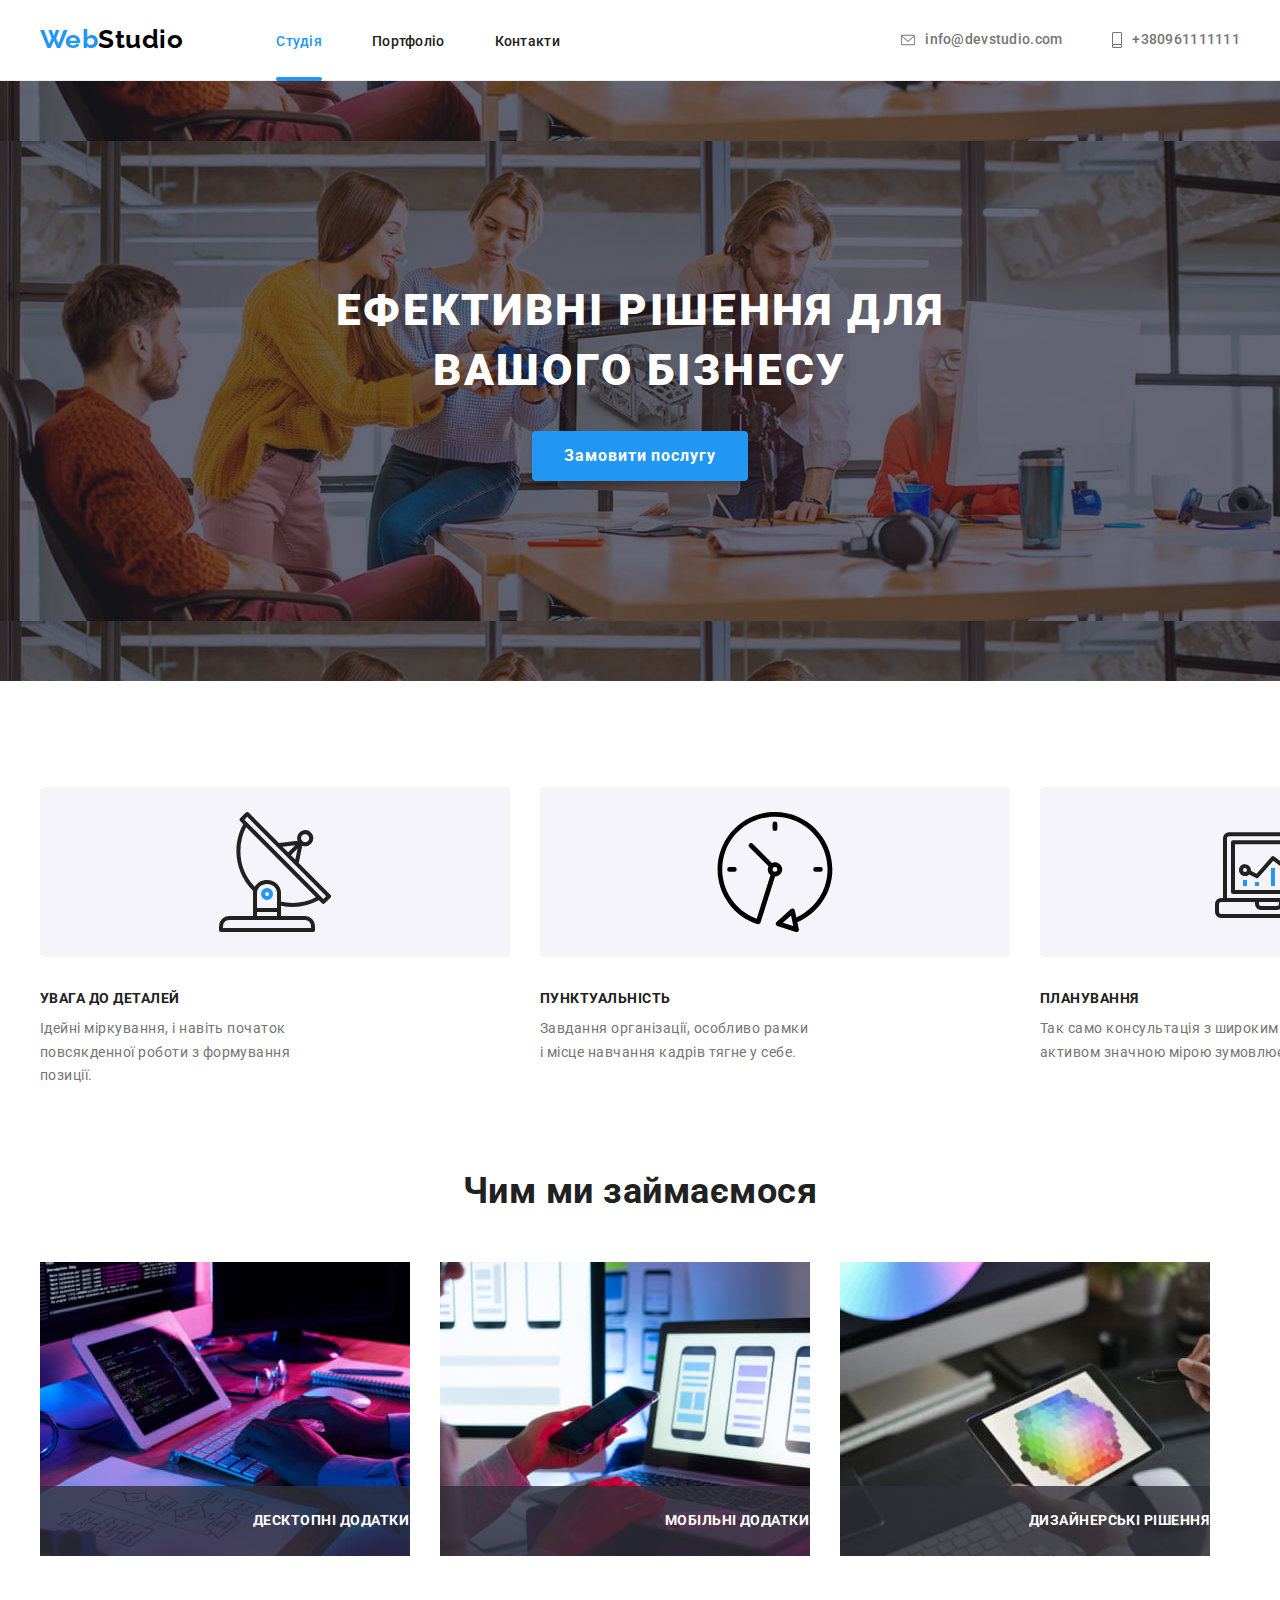
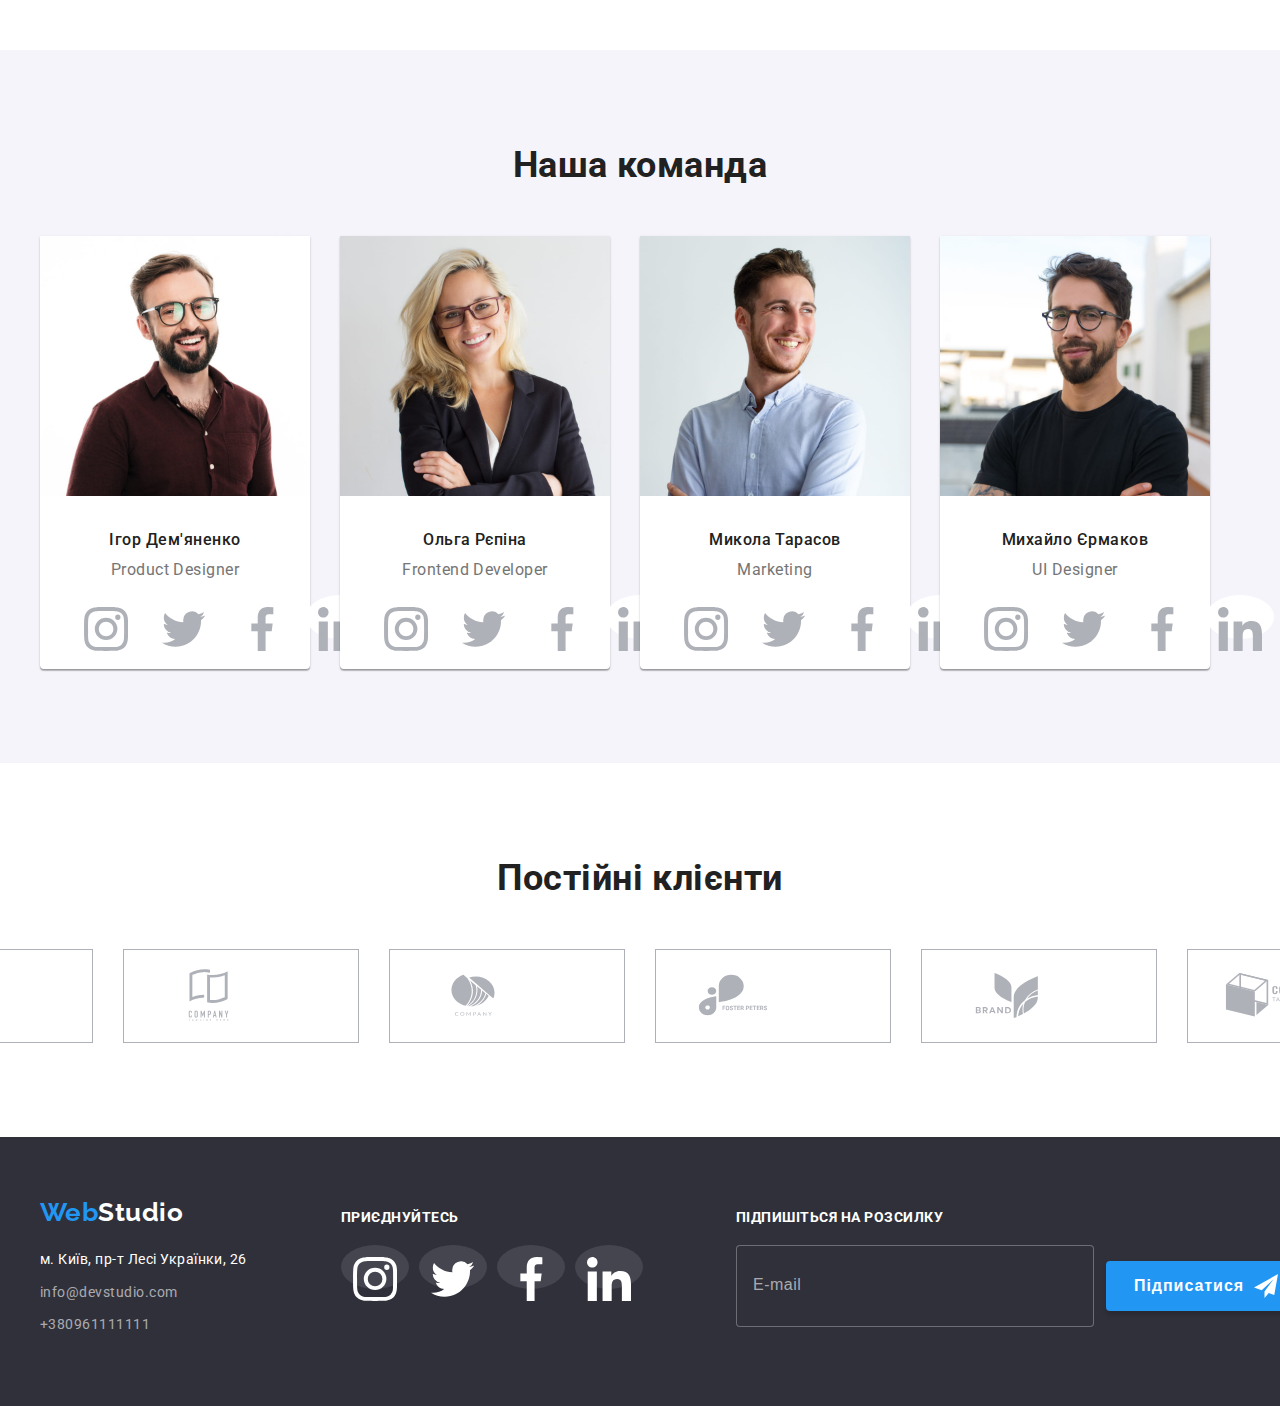
<file: index.html>
<!DOCTYPE html>
<html lang="en">
  <head>
    <meta charset="UTF-8" />
    <meta http-equiv="X-UA-Compatible" content="IE=edge" />
    <meta name="viewport" content="width=device-width, initial-scale=1.0" />
    <title>WebStudio</title>
    <link
      href="https://fonts.googleapis.com/css2?family=Raleway:wght@700&family=Roboto:wght@400;500;700;900&display=swap"
      rel="stylesheet"
    />
    <link
      rel="stylesheet"
      href="https://cdnjs.cloudflare.com/ajax/libs/modern-normalize/1.1.0/modern-normalize.min.css"
      integrity="sha512-wpPYUAdjBVSE4KJnH1VR1HeZfpl1ub8YT/NKx4PuQ5NmX2tKuGu6U/JRp5y+Y8XG2tV+wKQpNHVUX03MfMFn9Q=="
      crossorigin="anonymous"
      referrerpolicy="no-referrer"
    />
    <link rel="stylesheet" href="./css/styles.css" />
  </head>
  <body>
    <header class="site-header">
      <div class="container link-header">
        <nav class="nav general-nav">
          <a class="logo" href="./index.html"
            ><p><span class="logo-web">Web</span>Studio</p></a
          >
          <ul class="site-nav general-nav">
            <li class="nav-list">
              <a class="nav-link current link" href="./index.html">Студія</a>
            </li>
            <li class="nav-list">
              <a class="nav-link link" href="./portfolio.html">Портфоліо</a>
            </li>
            <li class="nav-list">
              <a class="nav-link link" href="">Контакти</a>
            </li>
          </ul>
        </nav>

        <ul class="header-contacts">
          <li class="contact">
            <a href="mailto:info@devstudio.com" class="contact-info link">
              <svg class="icon-envelope icon" width="16" height="12">
                <use href="./images/icons.svg#icon-envelope"></use>
              </svg>
              <p>info@devstudio.com</p>
            </a>
          </li>
          <li class="contact">
            <a href="tel:+380961111111" class="contact-info link">
              <svg class="icon-smartphone icon" width="10" height="16">
                <use href="./images/icons.svg#icon-smartphone"></use>
              </svg>
              <p>+380961111111</p></a
            >
          </li>
        </ul>
      </div>
    </header>

    <main>
      <!-- Головна частина -->

      <section class="section-hero">
        <div class="hero">
          <h1 class="title">Ефективні рішення для вашого бізнесу</h1>
          <button type="submit" class="button-title" data-modal-open>Замовити послугу</button>
        </div>
        <div class="backdrop is-hidden" data-modal>
          <div class="modal">
            <h2 class="form-titl">Залиште свої дані, ми вам передзвонимо</h2>
            <form class="form">
              <div class="form-field">
                <label for="userdescr" class="form-label">Ім'я</label>
                <input class="form-input" id="userdescr" type="text" name="username" />
                <svg class="form-svg" width="18" height="18">
                  <use class="form-ikon" href="./images/icons.svg#person-black"></use>
                </svg>
              </div>
              <div class="form-field">
                <label for="usertel" class="form-label">Телефон</label>
                <input class="form-input" id="usertel" type="tel" name="tel" />
                <svg class="form-svg" width="18" height="18">
                  <use class="form-ikon" href="./images/icons.svg#phone-black"></use>
                </svg>
              </div>
              <div class="form-field">
                <label for="usermail" class="form-label">Пошта</label>
                <input class="form-input" id="usermail" type="email" name="email" />
                <svg class="form-svg" width="18" height="18">
                  <use class="form-ikon" href="./images/icons.svg#email-black"></use>
                </svg>
              </div>
              <div class="form-field">
                <label for="userfeedback" class="form-label">Коментар </label>
                <textarea
                  class="form-textarea"
                  id="userfeedback"
                  name="feedback"
                  placeholder="Введіть текст"
                ></textarea>
                <div class="form-check">
                  <label class="chack-label" for="userbox">
                    <input class="checkbox-input" id="userbox" type="checkbox" name="license" />
                    <svg class="chack-svg" width="16" height="15">
                      <use class="chack-ikon" href="./images/icons.svg#check"></use>
                    </svg>
                    Погоджуюся з розсилкою та приймаю
                    <a class="form-link" href="">Умови договору</a></label
                  >
                </div>
              </div>

              <button class="button-form" type="submit">Відправити</button>
            </form>
            <button class="data-modal-close" type="submit" data-modal-close>
              <svg class="svg-modal-close" width="11" height="11">
                <use class="" href="./images/icons.svg#Vectorx"></use>
              </svg>
            </button>
          </div>
        </div>
      </section>

      <!-- Переваги компанії-->
      <section>
        <div class="container benefits-container">
          <h2 class="visually-hidden">Переваги компанії</h2>
          <ul class="main-benefits">
            <li class="benefits-list">
              <svg class="benefits-icon" width="70" height="70">
                <use href="./images/icons.svg#icon-antenna"></use>
              </svg>
              <h3 class="titl-benefits">УВАГА ДО ДЕТАЛЕЙ</h3>
              <p class="descr-benefits">
                Ідейні міркування, і навіть початок повсякденної роботи з формування позиції.
              </p>
            </li>
            <li>
              <svg class="benefits-icon" width="70" height="70">
                <use href="./images/icons.svg#icon-clock"></use>
              </svg>
              <h3 class="titl-benefits">ПУНКТУАЛЬНІСТЬ</h3>
              <p class="descr-benefits">
                Завдання організації, особливо рамки і місце навчання кадрів тягне у себе.
              </p>
            </li>
            <li>
              <svg class="benefits-icon" width="70" height="70">
                <use href="./images/icons.svg#icon-diagram"></use>
              </svg>
              <h3 class="titl-benefits">ПЛАНУВАННЯ</h3>
              <p class="descr-benefits">
                Так само консультація з широким активом значною мірою зумовлює.
              </p>
            </li>
            <li>
              <svg class="benefits-icon" width="70" height="70">
                <use href="./images/icons.svg#icon-astronaut"></use>
              </svg>
              <h3 class="titl-benefits">СУЧАСНІ ТЕХНОЛОГІЇ</h3>
              <p class="descr-benefits">
                Значимість цих проблем настільки очевидна, що реалізація планових завдань.
              </p>
            </li>
          </ul>
        </div>
      </section>

      <!-- Діяльність -->

      <section class="section work-section">
        <div class="container">
          <h2 class="titl-main">Чим ми займаємося</h2>
          <ul class="main-work">
            <li class="work-list">
              <div class="work-img-overlay">
                <img
                  class="img-work"
                  src="./images/codimgcompr.jpg"
                  alt="typing code on the keyboard"
                  width="370"
                />
                <div class="work-overlay desktop"><h2 class="work-titl">Десктопні додатки</h2></div>
              </div>
            </li>
            <li class="work-list">
              <div class="work-img-overlay">
                <img
                  class="img-work"
                  src="./images/applicationcompr.jpg"
                  alt="choosing an application style on the monitor"
                  width="370"
                />
                <div class="work-overlay applications-overlay">
                  <h2 class="work-titl">Мобільні додатки</h2>
                </div>
              </div>
            </li>
            <li class="work-list">
              <div class="work-img-overlay">
                <img
                  class="img-work"
                  src="./images/colorimgcompr.jpg"
                  alt="choosing a color palette on a tablet"
                  width="370"
                />
                <div class="work-overlay design-overlay">
                  <h2 class="work-titl">Дизайнерські рішення</h2>
                </div>
              </div>
            </li>
          </ul>
        </div>
      </section>

      <!-- Команда -->
      <section class="section section-team">
        <div class="container team-container">
          <h2 class="titl-main">Наша команда</h2>
          <ul class="team">
            <li class="team-link">
              <img src="./images/igorimgcompr.jpg" alt="foto Igor Product Designer" width="270" />
              <h3 class="titl-name">Ігор Дем'яненко</h3>
              <p class="descr-job">Product Designer</p>
              <div class="social-conteiner">
                <ul class="team">
                  <li class="social-link">
                    <a class="links" href="">
                      <svg class="team-icon" width="44" height="44">
                        <use href="./images/icons.svg#icon-instagram"></use>
                      </svg>
                    </a>
                  </li>
                  <li class="social-link">
                    <a class="links" href="">
                      <svg class="team-icon" width="44" height="44">
                        <use href="./images/icons.svg#icon-Vectorbeard"></use>
                      </svg>
                    </a>
                  </li>
                  <li class="social-link">
                    <a class="links" href="">
                      <svg class="team-icon" width="44" height="44">
                        <use href="./images/icons.svg#icon-facebook"></use>
                      </svg>
                    </a>
                  </li>
                  <li class="social-link">
                    <a class="links" href="">
                      <svg class="team-icon" width="44" height="44">
                        <use href="./images/icons.svg#icon-linkedin"></use>
                      </svg>
                    </a>
                  </li>
                </ul>
              </div>
            </li>

            <li class="team-link">
              <img src="./images/olgaimgcompr.jpg" alt="foto Olga Frontend Developer" width="270" />
              <h3 class="titl-name">Ольга Рєпіна</h3>
              <p class="descr-job">Frontend Developer</p>
              <div class="social-conteiner">
                <ul class="team">
                  <li class="social-link">
                    <a class="links" href="">
                      <svg class="team-icon" width="44" height="44">
                        <use href="./images/icons.svg#icon-instagram"></use>
                      </svg>
                    </a>
                  </li>
                  <li class="social-link">
                    <a class="links" href="">
                      <svg class="team-icon" width="44" height="44">
                        <use href="./images/icons.svg#icon-Vectorbeard"></use>
                      </svg>
                    </a>
                  </li>
                  <li class="social-link">
                    <a class="links" href="">
                      <svg class="team-icon" width="44" height="44">
                        <use href="./images/icons.svg#icon-facebook"></use>
                      </svg>
                    </a>
                  </li>
                  <li class="social-link">
                    <a class="links" href="">
                      <svg class="team-icon" width="44" height="44">
                        <use href="./images/icons.svg#icon-linkedin"></use>
                      </svg>
                    </a>
                  </li>
                </ul>
              </div>
            </li>

            <li class="team-link">
              <img src="./images/nikolaiimgcompr.jpg" alt="foto Nikol Marketing" width="270" />
              <h3 class="titl-name">Микола Тарасов</h3>
              <p class="descr-job">Marketing</p>
              <div class="social-conteiner">
                <ul class="team">
                  <li class="social-link">
                    <a class="links" href="">
                      <svg class="team-icon" width="44" height="44">
                        <use href="./images/icons.svg#icon-instagram"></use>
                      </svg>
                    </a>
                  </li>
                  <li class="social-link">
                    <a class="links" href="">
                      <svg class="team-icon" width="44" height="44">
                        <use href="./images/icons.svg#icon-Vectorbeard"></use>
                      </svg>
                    </a>
                  </li>
                  <li class="social-link">
                    <a class="links" href="">
                      <svg class="team-icon" width="44" height="44">
                        <use href="./images/icons.svg#icon-facebook"></use>
                      </svg>
                    </a>
                  </li>
                  <li class="social-link">
                    <a class="links" href="">
                      <svg class="team-icon" width="44" height="44">
                        <use href="./images/icons.svg#icon-linkedin"></use>
                      </svg>
                    </a>
                  </li>
                </ul>
              </div>
            </li>
            <li class="team-link">
              <img src="./images/mishaimgcompr.jpg" alt="foto Misha UI Designer" width="270" />
              <h3 class="titl-name">Михайло Єрмаков</h3>
              <p class="descr-job">UI Designer</p>
              <div class="social-conteiner">
                <ul class="team">
                  <li class="social-link">
                    <a class="links" href="">
                      <svg class="team-icon" width="44" height="44">
                        <use href="./images/icons.svg#icon-instagram"></use>
                      </svg>
                    </a>
                  </li>
                  <li class="social-link">
                    <a class="links" href="">
                      <svg class="team-icon" width="44" height="44">
                        <use href="./images/icons.svg#icon-Vectorbeard"></use>
                      </svg>
                    </a>
                  </li>
                  <li class="social-link">
                    <a class="links" href="">
                      <svg class="team-icon" width="44" height="44">
                        <use href="./images/icons.svg#icon-facebook"></use>
                      </svg>
                    </a>
                  </li>
                  <li class="social-link">
                    <a class="links" href="">
                      <svg class="team-icon" width="44" height="44">
                        <use href="./images/icons.svg#icon-linkedin"></use>
                      </svg>
                    </a>
                  </li>
                </ul>
              </div>
            </li>
          </ul>
        </div>
      </section>
      <!-- Клієнти -->
      <section class="section">
        <h2 class="titl-main">Постійні клієнти</h2>
        <div class="clients-list">
          <ul class="clients">
            <li class="client-link">
              <a class="icon-link" href="">
                <svg class="client-icon" width="106" height="60">
                  <use href="./images/icons.svg#icon-Clientone"></use>
                </svg>
              </a>
            </li>
            <li class="client-link">
              <a class="icon-link" href="">
                <svg class="client-icon" width="106" height="60">
                  <use href="./images/icons.svg#icon-Clienttwo"></use>
                </svg>
              </a>
            </li>
            <li class="client-link">
              <a class="icon-link" href="">
                <svg class="client-icon" width="106" height="60">
                  <use href="./images/icons.svg#icon-Clientthree"></use>
                </svg>
              </a>
            </li>
            <li class="client-link">
              <a class="icon-link" href="">
                <svg class="client-icon" width="106" height="60">
                  <use href="./images/icons.svg#icon-Clientfour"></use>
                </svg>
              </a>
            </li>
            <li class="client-link">
              <a class="icon-link" href="">
                <svg class="client-icon" width="106" height="60">
                  <use href="./images/icons.svg#icon-Clientfive"></use>
                </svg>
              </a>
            </li>
            <li class="client-link">
              <a class="icon-link" href="">
                <svg class="client-icon" width="106" height="60">
                  <use href="./images/icons.svg#icon-Clientsix"></use>
                </svg>
              </a>
            </li>
          </ul>
        </div>
      </section>
    </main>

    <footer class="footer-general">
      <div class="container footer-site">
        <div class="footer-primary">
          <a href="./index.html" class="logo-footer"
            ><p><span class="logo-web">Web</span>Studio</p></a
          >
          <address class="contact">
            <ul class="contacts-footer">
              <li class="contact-list">
                <p class="contact-descr">м. Київ, пр-т Лесі Українки, 26</p>
              </li>
              <li class="contact-list">
                <a href="mailto:info@devstudio.com" class="contact-footer">info@devstudio.com</a>
              </li>
              <li class="contact-list">
                <a href="tel:+380961111111" class="contact-footer">+380961111111</a>
              </li>
            </ul>
          </address>
        </div>

        <div class="foter-secondary">
          <h2 class="visually-hidden">Знаходьте нас в соцмережах!</h2>
          <h3 class="footer-titl">приєднуйтесь</h3>
          <div class="footer-social-conteiner">
            <ul class="footer-social">
              <li class="social-link-footer">
                <a class="icon-link-footer" href="https://www.instagram.com/" target="_blank">
                  <svg class="footer-icon" width="44" height="44">
                    <use href="./images/icons.svg#icon-instagram"></use>
                  </svg>
                </a>
              </li>
              <li class="social-link-footer">
                <a href="https://twitter.com/login?lang=ru" target="_blank">
                  <svg class="footer-icon" width="44" height="44">
                    <use href="./images/icons.svg#icon-Vectorbeard"></use>
                  </svg>
                </a>
              </li>
              <li class="social-link-footer">
                <a href="https://facebook.com/" target="_blank">
                  <svg class="footer-icon" width="44" height="44">
                    <use href="./images/icons.svg#icon-facebook"></use>
                  </svg>
                </a>
              </li>
              <li class="social-link-footer">
                <a href="https://ua.linkedin.com/" target="_blank">
                  <svg class="footer-icon" width="44" height="44">
                    <use href="./images/icons.svg#icon-linkedin"></use>
                  </svg>
                </a>
              </li>
            </ul>
          </div>
        </div>
        <form class="form-footer">
          <h2 class="footer-titl">Підпишіться на розсилку</h2>
          <div class="footer-form-conteiner">
            <label class="footer-label" for="footer-subscription">email for subscription</label>
            <input
              class="footer-input"
              id="footer-subscription"
              type="text"
              name="subscription"
              placeholder="E-mail"
            />
            <button class="footer-button" type="submit">
              Підписатися
              <svg class="btn-icon" width="24" height="24">
                <use href="./images/icons.svg#send"></use>
              </svg>
            </button>
          </div>
        </form>
      </div>
    </footer>

    <script src="./js/modal.js"></script>
  </body>
</html>
</file>
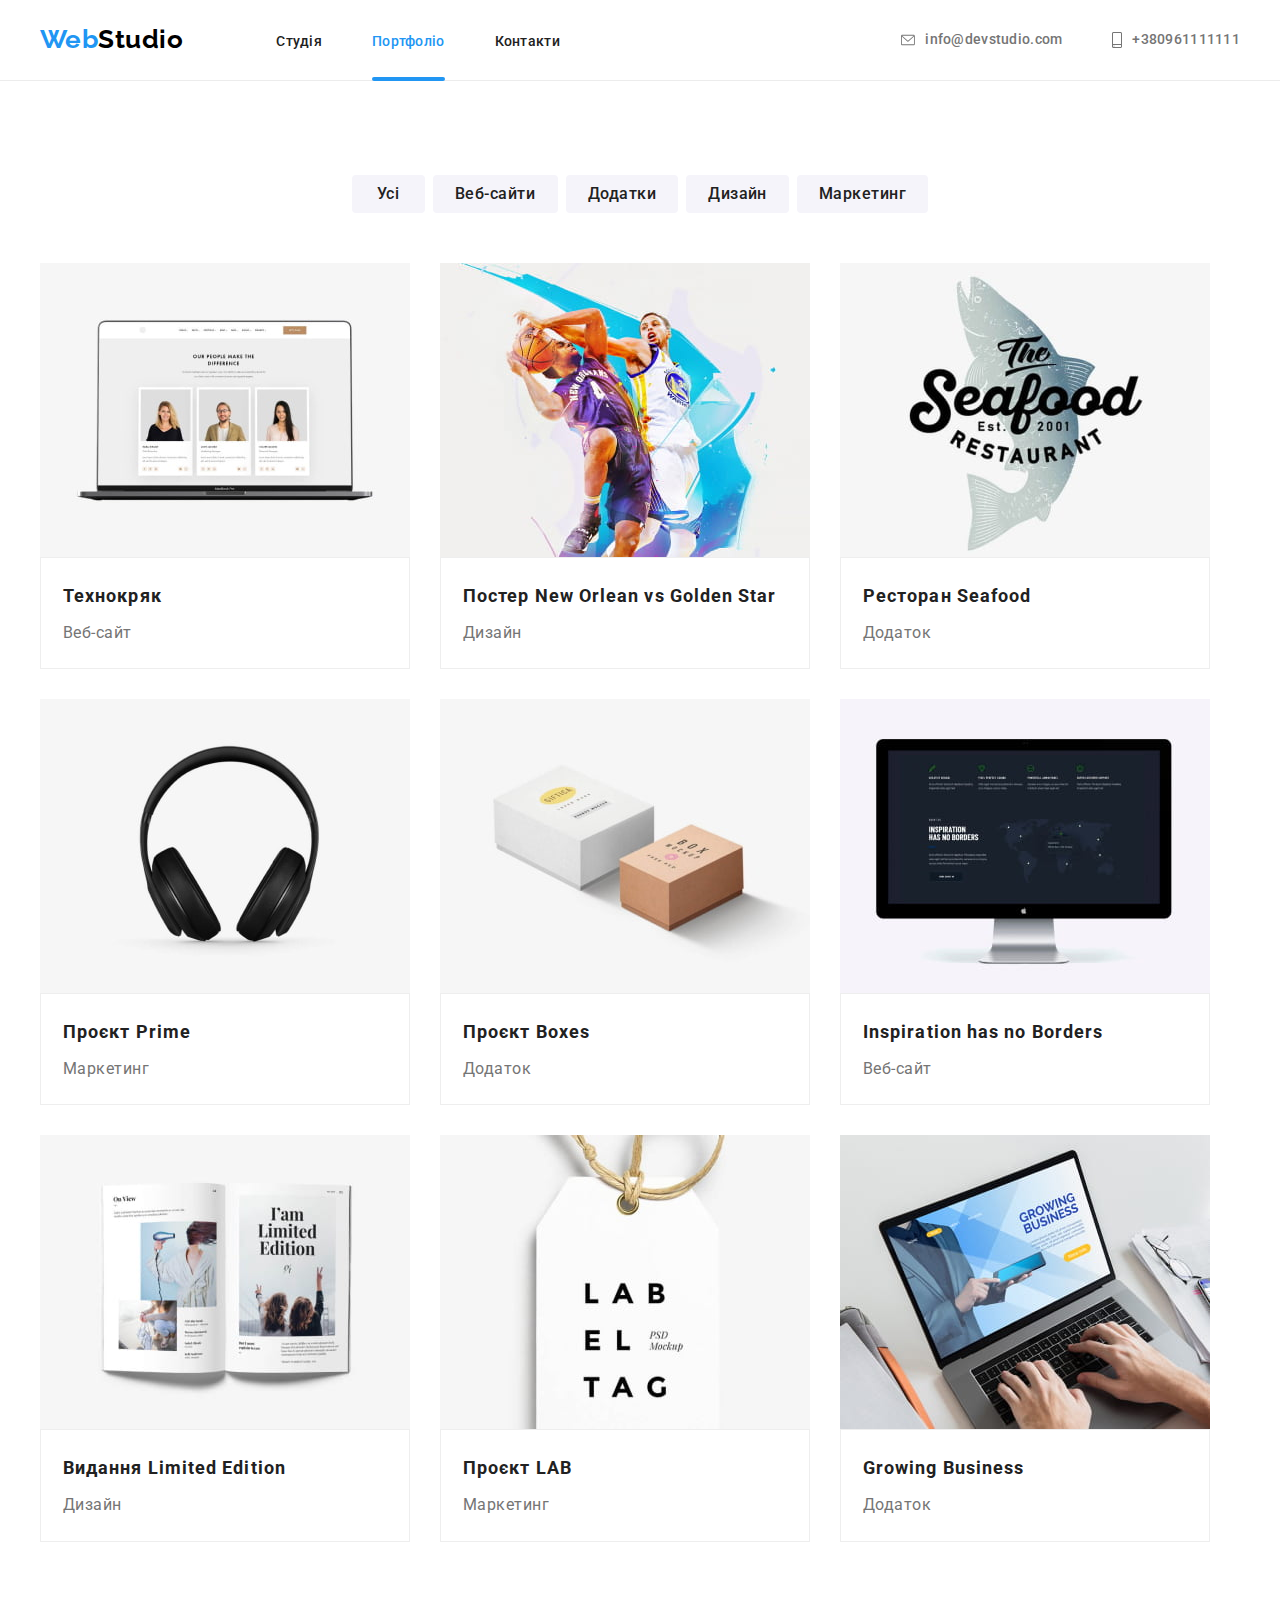
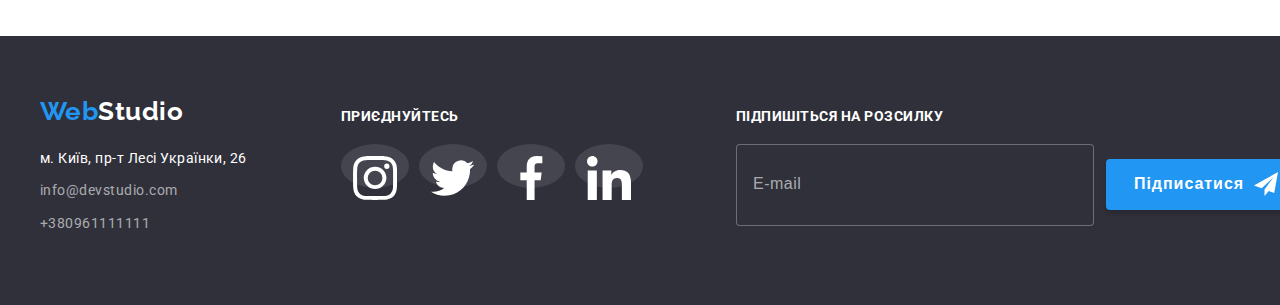
<file: portfolio.html>
<!DOCTYPE html>
<html lang="en">
  <head>
    <meta charset="UTF-8" />
    <meta http-equiv="X-UA-Compatible" content="IE=edge" />
    <meta name="viewport" content="width=device-width, initial-scale=1.0" />

    <title>Portfolio</title>
    <link
      href="https://fonts.googleapis.com/css2?family=Raleway:wght@700&family=Roboto:wght@400;500;700;900&display=swap"
      rel="stylesheet"
    />
    <link
      rel="stylesheet"
      href="https://cdnjs.cloudflare.com/ajax/libs/modern-normalize/1.1.0/modern-normalize.min.css"
      integrity="sha512-wpPYUAdjBVSE4KJnH1VR1HeZfpl1ub8YT/NKx4PuQ5NmX2tKuGu6U/JRp5y+Y8XG2tV+wKQpNHVUX03MfMFn9Q=="
      crossorigin="anonymous"
      referrerpolicy="no-referrer"
    />
    <link rel="stylesheet" href="./css/styles.css" />
  </head>
  <body>
    <header class="site-header">
      <div class="container link-header">
        <nav class="nav general-nav">
          <a class="logo" href="./index.html"
            ><p><span class="logo-web">Web</span>Studio</p></a
          >
          <ul class="site-nav general-nav">
            <li class="nav-list">
              <a class="nav-link link" href="./index.html">Студія</a>
            </li>
            <li class="nav-list">
              <a class="nav-link current link" href="./portfolio.html">Портфоліо</a>
            </li>
            <li class="nav-list">
              <a class="nav-link link" href="">Контакти</a>
            </li>
          </ul>
        </nav>

        <ul class="header-contacts">
          <li class="contact">
            <a href="mailto:info@devstudio.com" class="contact-info link">
              <svg class="icon-envelope icon" width="16" height="12">
                <use href="./images/icons.svg#icon-envelope"></use>
              </svg>
              <p>info@devstudio.com</p>
            </a>
          </li>
          <li class="contact">
            <a href="tel:+380961111111" class="contact-info link">
              <svg class="icon-smartphone icon" width="10" height="16">
                <use href="./images/icons.svg#icon-smartphone"></use>
              </svg>
              <p>+380961111111</p></a
            >
          </li>
        </ul>
      </div>
    </header>

    <main>
      <section class="section">
        <h1 class="visually-hidden">Приклади наших робіт</h1>
        <div class="container">
          <div class="btn">
            <ul class="portfolio-buttons">
              <li class="portfolio-list">
                <button type="button" class="button examples all">Усі</button>
              </li>
              <li>
                <button type="button" class="button examples web">Веб-сайти</button>
              </li>
              <li>
                <button type="button" class="button examples applications">Додатки</button>
              </li>
              <li>
                <button type="button" class="button examples design">Дизайн</button>
              </li>
              <li>
                <button type="button" class="button examples marketing">Маркетинг</button>
              </li>
            </ul>
          </div>

          <ul class="examples-img">
            <li class="example-list">
              <a class="examples-link" href="">
                <div class="img-portfolio-overlay">
                  <img
                    class="img-portfolio"
                    src="./images/technoquackcompr.jpg"
                    alt="laptop with website on monitor"
                    width="370"
                    height="294"
                  />

                  <div class="overlay">
                    <p class="titl-overlay">
                      Ресурс пропонує комплексні пропозиції з різним рівнем функціоналу та сервісів.
                      Все це дозволить відвідувачу отримати вичерпні відомості про компанію чи
                      приватну особу.
                    </p>
                  </div>
                </div>

                <div class="list-portfolio">
                  <h2 class="titl-portfolio">Технокряк</h2>
                  <p class="descr-type">Веб-сайт</p>
                </div>
              </a>
            </li>
            <li class="example-list">
              <a class="examples-link" href="">
                <div class="img-portfolio-overlay">
                  <img
                    class="img-portfolio"
                    src="./images/postercompr.jpg"
                    alt="poster with basketball players"
                    width="370"
                    height="294"
                  />
                  <div class="overlay">
                    <p class="titl-overlay">
                      Ресурс пропонує комплексні пропозиції з різним рівнем функціоналу та сервісів.
                      Все це дозволить відвідувачу отримати вичерпні відомості про компанію чи
                      приватну особу.
                    </p>
                  </div>
                </div>

                <div class="list-portfolio">
                  <h2 class="titl-portfolio">Постер New Orlean vs Golden Star</h2>
                  <p class="descr-type">Дизайн</p>
                </div>
              </a>
            </li>
            <li class="example-list">
              <a class="examples-link" href="">
                <div class="img-portfolio-overlay">
                  <img
                    class="img-portfolio"
                    src="./images/restaurantcompr.jpg"
                    alt="restaurant logo"
                    width="370"
                    height="294"
                  />
                  <div class="overlay">
                    <p class="titl-overlay">
                      Ресурс пропонує комплексні пропозиції з різним рівнем функціоналу та сервісів.
                      Все це дозволить відвідувачу отримати вичерпні відомості про компанію чи
                      приватну особу.
                    </p>
                  </div>
                </div>

                <div class="list-portfolio">
                  <h2 class="titl-portfolio">Ресторан Seafood</h2>
                  <p class="descr-type">Додаток</p>
                </div>
              </a>
            </li>
            <li class="example-list">
              <a class="examples-link" href="">
                <div class="img-portfolio-overlay">
                  <img
                    class="img-portfolio"
                    src="./images/primecompr.jpg"
                    alt="headphone"
                    width="370"
                    height="294"
                  />
                  <div class="overlay">
                    <p class="titl-overlay">
                      Ресурс пропонує комплексні пропозиції з різним рівнем функціоналу та сервісів.
                      Все це дозволить відвідувачу отримати вичерпні відомості про компанію чи
                      приватну особу.
                    </p>
                  </div>
                </div>

                <div class="list-portfolio">
                  <h2 class="titl-portfolio">Проєкт Prime</h2>
                  <p class="descr-type">Маркетинг</p>
                </div>
              </a>
            </li>
            <li class="example-list">
              <a class="examples-link" href="">
                <div class="img-portfolio-overlay">
                  <img
                    class="img-portfolio"
                    src="./images/boxescompr.jpg"
                    alt="two packing boxes"
                    width="370"
                    height="294"
                  />
                  <div class="overlay">
                    <p class="titl-overlay">
                      Ресурс пропонує комплексні пропозиції з різним рівнем функціоналу та сервісів.
                      Все це дозволить відвідувачу отримати вичерпні відомості про компанію чи
                      приватну особу.
                    </p>
                  </div>
                </div>

                <div class="list-portfolio">
                  <h2 class="titl-portfolio">Проєкт Boxes</h2>
                  <p class="descr-type">Додаток</p>
                </div>
              </a>
            </li>
            <li class="example-list">
              <a class="examples-link" href="">
                <div class="img-portfolio-overlay">
                  <img
                    class="img-portfolio"
                    src="./images/borderscompr.jpg"
                    alt="Apple computer"
                    width="370"
                    height="294"
                  />
                  <div class="overlay">
                    <p class="titl-overlay">
                      Ресурс пропонує комплексні пропозиції з різним рівнем функціоналу та сервісів.
                      Все це дозволить відвідувачу отримати вичерпні відомості про компанію чи
                      приватну особу.
                    </p>
                  </div>
                </div>

                <div class="list-portfolio">
                  <h2 class="titl-portfolio">Inspiration has no Borders</h2>
                  <p class="descr-type">Веб-сайт</p>
                </div>
              </a>
            </li>
            <li class="example-list">
              <a class="examples-link" href="">
                <div class="img-portfolio-overlay">
                  <img
                    class="img-portfolio"
                    src="./images/editioncompr.jpg"
                    alt="magazine spread"
                    width="370"
                    height="294"
                  />
                  <div class="overlay">
                    <p class="titl-overlay">
                      Ресурс пропонує комплексні пропозиції з різним рівнем функціоналу та сервісів.
                      Все це дозволить відвідувачу отримати вичерпні відомості про компанію чи
                      приватну особу.
                    </p>
                  </div>
                </div>

                <div class="list-portfolio">
                  <h2 class="titl-portfolio">Видання Limited Edition</h2>
                  <p class="descr-type">Дизайн</p>
                </div>
              </a>
            </li>
            <li class="example-list">
              <a class="examples-link" href="">
                <div class="img-portfolio-overlay">
                  <img
                    class="img-portfolio"
                    src="./images/labcompr.jpg"
                    alt="label"
                    width="370"
                    height="294"
                  />
                  <div class="overlay">
                    <p class="titl-overlay">
                      Ресурс пропонує комплексні пропозиції з різним рівнем функціоналу та сервісів.
                      Все це дозволить відвідувачу отримати вичерпні відомості про компанію чи
                      приватну особу.
                    </p>
                  </div>
                </div>

                <div class="list-portfolio">
                  <h2 class="titl-portfolio">Проєкт LAB</h2>
                  <p class="descr-type">Маркетинг</p>
                </div>
              </a>
            </li>
            <li class="example-list">
              <a class="examples-link" href="">
                <div class="img-portfolio-overlay">
                  <img
                    class="img-portfolio"
                    src="./images/growingcompr.jpg"
                    alt="workplace with laptop"
                    width="370"
                    height="294"
                  />
                  <div class="overlay">
                    <p class="titl-overlay">
                      Ресурс пропонує комплексні пропозиції з різним рівнем функціоналу та сервісів.
                      Все це дозволить відвідувачу отримати вичерпні відомості про компанію чи
                      приватну особу.
                    </p>
                  </div>
                </div>

                <div class="list-portfolio">
                  <h2 class="titl-portfolio">Growing Business</h2>
                  <p class="descr-type">Додаток</p>
                </div>
              </a>
            </li>
          </ul>
        </div>
      </section>
    </main>

    <footer class="footer-general">
      <div class="container footer-site">
        <div class="footer-primary">
          <a href="./index.html" class="logo-footer"
            ><p><span class="logo-web">Web</span>Studio</p></a
          >
          <address class="contact">
            <ul class="contacts-footer">
              <li class="contact-list">
                <p class="contact-descr">м. Київ, пр-т Лесі Українки, 26</p>
              </li>
              <li class="contact-list">
                <a href="mailto:info@devstudio.com" class="contact-footer">info@devstudio.com</a>
              </li>
              <li class="contact-list">
                <a href="tel:+380961111111" class="contact-footer">+380961111111</a>
              </li>
            </ul>
          </address>
        </div>

        <div class="foter-secondary">
          <h2 class="visually-hidden">Знаходьте нас в соцмережах!</h2>
          <h3 class="footer-titl">приєднуйтесь</h3>
          <div class="footer-social-conteiner">
            <ul class="footer-social">
              <li class="social-link-footer">
                <a class="icon-link-footer" href="https://www.instagram.com/" target="_blank">
                  <svg class="footer-icon" width="44" height="44">
                    <use href="./images/icons.svg#icon-instagram"></use>
                  </svg>
                </a>
              </li>
              <li class="social-link-footer">
                <a href="https://twitter.com/login?lang=ru" target="_blank">
                  <svg class="footer-icon" width="44" height="44">
                    <use href="./images/icons.svg#icon-Vectorbeard"></use>
                  </svg>
                </a>
              </li>
              <li class="social-link-footer">
                <a href="https://facebook.com/" target="_blank">
                  <svg class="footer-icon" width="44" height="44">
                    <use href="./images/icons.svg#icon-facebook"></use>
                  </svg>
                </a>
              </li>
              <li class="social-link-footer">
                <a href="https://ua.linkedin.com/" target="_blank">
                  <svg class="footer-icon" width="44" height="44">
                    <use href="./images/icons.svg#icon-linkedin"></use>
                  </svg>
                </a>
              </li>
            </ul>
          </div>
        </div>
        <form class="form-footer">
          <h2 class="footer-titl">Підпишіться на розсилку</h2>
          <div class="footer-form-conteiner">
            <input class="footer-input" type="text" placeholder="E-mail" />
            <button class="footer-button" type="submit">
              Підписатися
              <svg class="btn-icon" width="24" height="24">
                <use href="./images/icons.svg#send"></use>
              </svg>
            </button>
          </div>
        </form>
      </div>
    </footer>
    <script src="./js/modal.js"></script>
  </body>
</html>
</file>
<file: css/styles.css>
html {
    box-sizing: border-box;
}

:root {
    --praymare-text-color: #757575;
    --title-text-color: #212121;
    --logo-akcent-color: #2196F3;
    --praymary-background-color: #FFFFFF;
    --button-background-color: #F5F4FA;
    --portfolio-border-color: #EEEEEE;
    --header-border-color: #ECECEC;
    --logo-text-color: #000000;
    --hero-background-color: #C4C4C4;
    --footer-color: #2F303A;
    --icon-color: #AFB1B8;
    --social-footer-background: rgba(255, 255, 255, 0.1);
    


}
body {
    margin: 0;
    letter-spacing: 0.03em;
    font-family: Roboto, sans-serif;
    background-color:var(--praymary-background-color);
    color:var(--praymare-text-color);
}

h2,
h3,
h4,
ul,
p {
    margin: 0;
}

.section {
    padding-bottom: 94px;
    padding-top: 94px;
}

.container {
    width: 1200px;
    padding-right: 15px;
    padding-left: 15px;
    margin-left: auto;
    margin-right: auto;
}


/* скрыть h2 */
.visually-hidden {
    position: absolute;
    width: 1px;
    height: 1px;
    margin: -1px;
    border: 0;
    padding: 0;

    white-space: nowrap;
    clip-path: inset(100%);
    clip: rect(0 0 0 0);
    overflow: hidden;
}


/* Убираем подчёркивание */
.site-nav,
.portfolio-buttons,
.examples-img,
.contacts-footer,
.main-benefits,
.main-work,
.team {
    list-style: none;
}

.nav .logo,
.footer-general .logo-footer,
.examples-img .examples-link,
.header-contacts .contact-info {
    text-decoration: none;
}

/* шапка, навигация */

.link:hover,
.link:focus,
.link:active,
.link.current {
    color: var(--logo-akcent-color);

    transition: color 250ms cubic-bezier(0.4, 0, 0.2, 1);
   
}


.header-contacts .contact:nth-child(1) {
    margin-right: 50px;
}

.nav-link {
    padding: 32px 0;
}

.nav-link.current {
    position: relative;
}

.nav-link.current::after {
    display: block;
    position: absolute;
    content: "";
    height: 4px;
    width: 100%;
    background-color:var(--logo-akcent-color);
    border-radius: 2px;
    bottom: 0;
}


.header-contacts {
    display: flex;
    align-items: center;
    margin-left: auto;
    padding-left: 0;
    list-style: none;

}

.contact-info.link {
    padding: 32px 0;    
}


.nav-list:not(:last-child) {
    margin-right: 50px;
}

.link-header {
    display: flex;
    padding-top: 0;
    padding-bottom: 0;
}

.site-header {
    border-bottom: 1px solid var(--header-border-color);
}

.link-conteiner {
    display: flex;
    justify-content: center;
}

.general-nav  {
    display: flex;
    align-items: center;
}


.logo {
    display: block;
    padding-top: 24px;
    padding-bottom: 25px;
    margin-right: 93px;
    margin-left: 0;

    font-family: Raleway, cursive;
    color: var(--logo-text-color);
    font-weight: 700;
    font-size: 26px;
    line-height: 1.2;
}

.logo-web {
    color: var(--logo-akcent-color);
}

.nav .nav-list {
    padding-left: 0;
}
.site-nav.general-nav {
    padding-left: 0;
}
.nav-link{
    font-weight: 500;
    font-size: 14px;
    line-height: 1.14;
    letter-spacing: 0.02em;
    color:var(--title-text-color);
    text-decoration: none;

    transition: color 250ms cubic-bezier(0.4, 0, 0.2, 1);

}

.contact-info {
    display: flex;
    align-items: center;
    
}
.icon {
    margin-right: 10px;
    fill: var(--praymare-text-color);

    transition: fill 250ms cubic-bezier(0.4, 0, 0.2, 1);
           
}
.contact:hover .icon,
.contact:focus .icon,
.contact:active .icon {
    fill: var(--logo-akcent-color);

    transition: fill 250ms cubic-bezier(0.4, 0, 0.2, 1);
}

.contact-info {
    max-width: 161px;
    font-weight: 500;
    font-size: 14px;
    line-height: 1.14;
    letter-spacing: 0.02em;
    color: var(--praymare-text-color);

    transition: color 250ms cubic-bezier(0.4, 0, 0.2, 1);

}

/* головна частина */
.section-hero {
    max-width: 1600px;
    margin-left: auto;
    margin-right: auto;
    background-color: var(--hero-background-color);
    background-image: linear-gradient(to right, rgba(47, 48, 58, 0.4), rgba(47, 48, 58, 0.4)), url(../images/ImgHW4compr.jpg);
    background-size: contain;
    background-position: center;

}

.hero {
    margin-bottom: 106px;
    padding-top: 200px;
    padding-bottom: 200px;
    text-align: center;
    position: relative;
}

.title {
    width: 696px;
    margin-left: auto;
    margin-right: auto;
    margin-top: 0;
    margin-bottom: 30px;

    font-weight: 900;
    font-size: 44px;
    line-height: 1.36;
    text-transform: uppercase;
    text-align: center;
    letter-spacing: 0.06em;
    color:var(--praymary-background-color);
}
.button-title {
    border: none;
    padding: 10px 32px;
    cursor: pointer;
    min-width: 216px;

    box-shadow: 0px 4px 4px rgba(0, 0, 0, 0.15);
    border-radius: 4px;
    
    font-family: Roboto;
    font-weight: 700;
    font-size: 16px;
    line-height: 1.88;
    letter-spacing: 0.06em;
    color:var(--praymary-background-color);
    background:var(--logo-akcent-color);

    
   }

   /* модальне вікно */

   .backdrop.is-hidden {
    visibility: hidden;
    opacity: 0;
    pointer-events: none;

    transition: opacity 250ms cubic-bezier(0.4, 0, 0.2, 1);

   }

   .backdrop {
    position: fixed;
    top: 0;
    left: 0;
    width: 100%;
    height: 100%;
    background: rgba(0, 0, 0, 0.2);
    opacity: 1;
    visibility: visible;
    z-index: 10;

    transition: opacity 250ms cubic-bezier(0.4, 0, 0.2, 1);
   }



   .modal{
    padding: 40px;
    margin-left: auto;
    margin-right: auto;
    position: absolute;
    opacity: 1;
    width: 528px;
    height: 581px;
    top: 50%;
    left: 50%;
    transform: translate(-50%,-50%);
    background-color: var(--praymary-background-color);
    box-shadow: 0px 1px 3px rgba(0, 0, 0, 0.12), 0px 1px 1px rgba(0, 0, 0, 0.14), 0px 2px 1px rgba(0, 0, 0, 0.2);
    border-radius: 4px;

    transition: transform 250ms cubic-bezier(0.4, 0, 0.2, 1);  
   }

    .backdrop.is-hidden .modal {
    transform: scale(0.3);

    }

   .data-modal-close {
    position: absolute;
    top: 8px;
    right: 8px;
    padding: 6px;
    width: 30px;
    height: 30px;
    margin: 0;
    cursor: pointer;
    border-radius: 50%;
    background:var(--praymary-background-color);
    border: 1px solid rgba(0, 0, 0, 0.1);

    }

    .data-modal-close:hover .svg-modal-close {
        fill: var(--logo-akcent-color);
        transition: fill 250ms cubic-bezier(0.4, 0, 0.2, 1);
    }

    .form-titl {
        max-width: 448px;
        font-size: 20px;
        line-height: 1.15;
        text-align: center;
        letter-spacing: 0.03em;
        color: var(--title-text-color);
        margin-bottom: 12px;

    }


    .form-field {
        position: relative;
        width: 448px;
        margin-bottom: 10px;
        display: flex;
        flex-direction: column;
        align-items: flex-start;
        flex-wrap: wrap;


    }
    .form-label {
        display: block;
        text-align: left;
        font-weight: 400;
        margin-bottom: 4px;
        font-size: 12px;
        line-height: 14px;
        letter-spacing: 0.01em;
        color: var(--praymare-text-color);
}

    .form-input {
        width: 448px;
        height: 40px;
        padding: 11px 12px;
        padding-left: 30px;
        cursor: pointer;

        border: 1px solid rgba(33, 33, 33, 0.2);
        border-radius: 4px;
        transition: border 250ms cubic-bezier(0.4, 0, 0.2, 1);

    }

    .form-input:focus,
    .form-input:focus-visible,
    .form-input:hover {
        outline: 0;
        border: 1px solid var(--logo-akcent-color);
        transition: border 250ms cubic-bezier(0.4, 0, 0.2, 1);
        }

    .form-input:focus ~ .form-svg .form-ikon,
    .form-input:hover ~ .form-svg .form-ikon {
        outline: 0;
        fill: var(--logo-akcent-color);
        transition: fill 250ms cubic-bezier(0.4, 0, 0.2, 1);
    }


    .form-svg {
        position: absolute;
        top: 50%;
        left: 12px;
        transform: translateY(0);
        fill: var(--title-text-color);

       }

    .form-textarea::placeholder {
        font-weight: 400;
        font-size: 12px;
        line-height: 1,17;
        letter-spacing: 0.01em;
        color: rgba(117, 117, 117, 0.5);
    }

    .form-textarea {
        width: 448px;
        height: 138px;
        padding: 12px 16px;
        height: 120px;
        border: 1px solid rgba(33, 33, 33, 0.2);
        border-radius: 4px;
        resize: none;
        margin-bottom: 20px;
        transition: border 250ms cubic-bezier(0.4, 0, 0.2, 1);

    }

    .form-textarea:focus,
    .form-textarea:focus-visible,
    .form-textarea:hover  {
        outline: 0;
        border: 1px solid var(--logo-akcent-color);
        transition: border 250ms cubic-bezier(0.4, 0, 0.2, 1);
    }

    .checkbox-input {
        position: absolute;
        width: 1px;
        height: 1px;
        margin: -1px;
        border: 0;
        padding: 0;
    
        white-space: nowrap;
        clip-path: inset(100%);
        clip: rect(0 0 0 0);
        overflow: hidden;
    }

    .chack-label {
        display: flex;
        align-items: center;
        margin-bottom: 30px;
        min-width: 425px;
        font-size: 14px;
        line-height: 1.7;
        letter-spacing: 0.03em;
        margin-left: 9px;
    }
    .form-check {
        position: relative;
        align-items: center;
        width: 425px;
        display: flex;
        margin-left: auto;
        margin-right: auto;
    }

    .form-link {
        margin-left: 5px;
        font-weight: 400;
        font-size: 14px;
        line-height: 24px;
        letter-spacing: 0.03em;
        color: var(--logo-akcent-color);
}

    .chack-svg {
        margin-right: 7px;
        border: 3px solid var(--title-text-color);
        fill: var(--praymary-background-color);
        background-color: var(--praymary-background-color);
        transition: background-color 250ms cubic-bezier(0.4, 0, 0.2, 1), fill 250ms cubic-bezier(0.4, 0, 0.2, 1);
    }

    .checkbox-input:checked ~ .chack-svg {
        fill: var(--praymary-background-color);
        background-color: var(--logo-akcent-color);
        border-color: var(--logo-akcent-color);
        background-size: contain;
        transition: background-color 250ms cubic-bezier(0.4, 0, 0.2, 1), fill 250ms cubic-bezier(0.4, 0, 0.2, 1);


    }




    .button-form {
        border: none;
        padding: 10px 52px;
        cursor: pointer;
        min-width: 200px;
        display: block;
        margin-left: auto;
        margin-right: auto;

        color: var(--praymary-background-color);
        background: var(--logo-akcent-color);
        box-shadow: 0px 4px 4px rgba(0, 0, 0, 0.15);
        border-radius: 4px;

        font-weight: 700;
        font-size: 16px;
        line-height: 1.88;
        letter-spacing: 0.06em;

        transition: background-color 250ms cubic-bezier(0.4, 0, 0.2, 1);

    }
    .button-form:hover {
        background: #188CE8;
        transition: background-color  250ms cubic-bezier(0.4, 0, 0.2, 1);
    }




/* переваги */


.benefits-icon {
    width: 270px;
    height: 120px;
    padding: 25px 100px;
    margin-bottom: 30px;

    background-color: var(--button-background-color);
    border-radius: 4px;

}

.container.benefits-container {
    padding-top: 0;
    padding-bottom: 0;
}

.titl-benefits {
    margin-bottom: 10px;
    width: 270px;
    font-size: 14px;
    text-transform: uppercase;
    line-height: 1.14;
    color: var(--title-text-color);

}

.main-benefits li:not(:last-child) {
    margin-right: 30px;
}

.main-benefits {
    padding-left: 0;
    display: flex;
}

.descr-benefits {
    width: 270px;
    font-size: 14px;
    line-height: 1.7;
}

/* діяльність */

.work-section{
    padding-top: 82px;
}

.work-list {
    display: flex;
}
.main-work .work-list:not(:last-child) {
    margin-right: 30px;
}

.main-work {
    display: flex;
    padding-left: 0; 
}

.img-work {
    display: block;

}

.desktop {
    padding: 27px 106px;
}
.applications-overlay {
    padding: 27px 112px;
}

.design-overlay {
    padding: 27px 94px;
}

.work-img-overlay {
    position: relative;
    overflow: hidden;
}

.work-overlay {
    width: 370px;
    position: absolute;
    bottom: 0;
    background: rgba(47, 48, 58, 0.8);

}

.work-titl {
    text-align: center;
    font-size: 14px;
    line-height: 1.14;
    text-transform: uppercase;
    color: var(--praymary-background-color);
}


/* команда */
.team .team-link {
    border-radius: 0px 0px 4px 4px;
    padding-bottom: 30px;
    background-color: var(--praymary-background-color);
    box-shadow: 0px 2px 1px rgba(0, 0, 0, 0.2), 0px 1px 1px rgba(0, 0, 0, 0.14), 0px 1px 3px rgba(0, 0, 0, 0.12);

}

.section.section-team {
    background-color: var(--button-background-color);
}

.team .team-link:not(:last-child) {
    margin-right: 30px;
}

.team {
    display: flex;
    padding-left: 0%;
    
}



.social-conteiner {
    display: flex;
    max-width: 206px;
    height: 44px;
    margin-left: auto;
    margin-right: auto;
}



.conteiner-team {
    display: inline-block;
    padding-top: 94px;
}

.titl-main {
    margin-bottom: 50px;
    font-size: 36px;
    line-height: 1.17;
    text-align: center;
    color: var(--title-text-color);
}



.team-icon {
    padding: 12px;
    fill:var(--icon-color);

    transition: fill 250ms cubic-bezier(0.4, 0, 0.2, 1);
 
}

.social-link:hover .team-icon,
.social-link:focus .team-icon {
    fill: var(--praymary-background-color);

    transition: fill 250ms cubic-bezier(0.4, 0, 0.2, 1);

}


.social-link {
    border-radius: 50%;
    background-color: var(--praymary-background-color);

    transition: background-color 250ms cubic-bezier(0.4, 0, 0.2, 1);

}

.social-link:hover,
.social-link:focus {
    background-color: var(--logo-akcent-color);

    transition: background-color 250ms cubic-bezier(0.4, 0, 0.2, 1);

}




.team .social-link:not(:last-child) {
    margin-right: 10px;
}


.descr-job {
    margin-top: 10px;
    margin-bottom: 16px;
    font-size: 16px;
    line-height: 1.19;
    text-align: center;
}

.titl-name {
    margin-top: 30px;
    min-width: 104px;

    font-weight: 500;
    font-size: 16px;
    line-height: 1.19;
    text-align: center;
    color:var(--title-text-color);
}

/* клієнти */

.client-icon {
    display: block;
    fill: var(--icon-color);

    transition: fill 250ms cubic-bezier(0.4, 0, 0.2, 1);

}

.client-link:hover,
.client-link:focus{
    border: 1px solid var(--logo-akcent-color);

    transition: border 250ms cubic-bezier(0.4, 0, 0.2, 1);
}

.client-link:hover .client-icon,
.client-link:focus .client-icon {
    fill: var(--logo-akcent-color);

    transition: fill 250ms cubic-bezier(0.4, 0, 0.2, 1);
}



.client-link {
    padding: 16px 32px;
    min-width: 170px;
    border: 1px solid var(--icon-color);

    transition: border 250ms cubic-bezier(0.4, 0, 0.2, 1);
}
.clients {
    display: flex;
    list-style: none;
    text-decoration: none;
    padding: 0;
    justify-content: center;


}
.clients .client-link:not(:last-child) {
    margin-right: 30px;
}

/* портфолио button */


.list-portfolio {
    padding: 20px 22px;
    min-width: 322px;
    border: 1px solid var(--portfolio-border-color)
}

.examples-img {
    margin-top: 50px;
    padding-left: 0;
    display: flex;
    flex-wrap: wrap;
    gap: 30px;
    flex-basis: 1.13%;

}

.button {
    border: none;
    box-sizing: border-box;
}

.portfolio-buttons {
    display: flex;
    justify-content: center;
    padding-left: 0;
}

.portfolio-buttons li:not(:last-child) {
    margin-right: 8px;
}

.titl-portfolio {
    margin-bottom: 4px;
    min-width: 322px;
    
    color: var(--title-text-color);
    font-size: 18px;
    line-height: 2.0;
    letter-spacing: 0.06em;

}

.img-portfolio {
    margin-right: 0;
    display: block;
 }

.btn {
    margin-bottom: 50px;
    width: 1200px;
    display: inline;
    text-align: center;
}

.all {
    min-width: 73px;
}
.web {
    min-width: 125px;
}

.applications {
    min-width: 112px;
}

.design {
    min-width: 103px;
}

.marketing {
    min-width: 130px;
} 

/* оверлей */

.titl-overlay {
    font-size: 18px;
    line-height: 1.55;

}

.img-portfolio-overlay {
    position: relative;
    overflow: hidden;
}

.overlay {
    position: absolute;
    top: 0;
    left: 0;
    width: 100%;
    height: 100%;
    padding: 63px 24px;
    color: var(--praymary-background-color);
    background-color:var(--logo-akcent-color);
    
    transform: translateY(100%);
    transition: transform 250ms cubic-bezier(0.4, 0, 0.2, 1);
}

.examples-img .example-list:hover .examples-link .overlay,
.examples-img .example-list:focus .examples-link .overlay {
    transform: translateY(0);


}


/* оверлей */

.example-list {
    transition: box-shadow 250ms cubic-bezier(0.4, 0, 0.2, 1);
}

.example-list:hover,
.example-list:focus {
    box-shadow: 1px 4px 6px 0 rgba(0, 0, 0, 16%), 0 4px 4px 0 rgba(0, 0, 0, 25%);

}

.button.examples {
    padding: 6px 22px;
    cursor: pointer;
    letter-spacing: 0.03em;
    font-family: 'Roboto';
    font-weight: 500;
    font-size: 16px;
    line-height: 1.63;
    border-radius: 4px;
    background-color: var(--button-background-color);
    color: var(--title-text-color);

    transition: box-shadow  250ms cubic-bezier(0.4, 0, 0.2, 1), color 250ms cubic-bezier(0.4, 0, 0.2, 1), background-color 250ms cubic-bezier(0.4, 0, 0.2, 1);
}

.button:hover,
.button:focus {
    background-color: var(--logo-akcent-color);
    color: var(--praymary-background-color);
    box-shadow: 0 4px 4px 0 rgba(0, 0, 0, 25%);

    transition: box-shadow 250ms cubic-bezier(0.4, 0, 0.2, 1), color 250ms cubic-bezier(0.4, 0, 0.2, 1), background-color 250ms cubic-bezier(0.4, 0, 0.2, 1);

}


.descr-type {
    min-width: 322px;

    color: var(--praymare-text-color);
    font-size: 16px;
    line-height: 1.88;
}

.example {
    font-size: 24px;
    color: var(--title-text-color);
    font-style: italic;
}

.example-deskr {
    font-style: initial;
}

/* футер */


.contact-footer {
    display: block;
    text-decoration: none;
    min-width: 231px;
    margin-bottom: 9px;
    padding-left: 0;
    margin-left: 0;
    color: rgba(255, 255, 255, 0.6);

    transition: color 250ms cubic-bezier(0.4, 0, 0.2, 1);

}

.contacts-footer {
    padding-left: 0;


} 

.contact-descr {
    min-width: 231px;
    padding-left: 0;
    margin-bottom: 9px;
}

.container.footer-site {
    display: flex;
    padding-top: 0;
    padding-bottom: 0;
}

.footer-general {
    display: flex;
    padding-top: 60px;
    padding-bottom: 60px;

    background:var(--footer-color);
}

.contact-list {
    padding: 0;
    margin: 0;
}

.contacts-footer .contact-list:not(:last-child) {
    margin-bottom: 9px;
}
.contact {
    font-style: normal;
    font-size: 14px;
    line-height: 1.7;
    color: var(--praymary-background-color);

    transition: color 250ms cubic-bezier(0.4, 0, 0.2, 1);

}

.logo-footer {
    margin-bottom: 20px;
    margin-left: 0;
    display: block;
   
    font-weight: 700;
    font-size: 26px;
    line-height: 1.2;
    font-family: Raleway, cursive;
    color: var(--praymary-background-color);
}

.contact-footer:hover,
.contact-footer:focus {
    color: var(--logo-akcent-color);

    transition: color 250ms cubic-bezier(0.4, 0, 0.2, 1);
}

.footer-titl {

    margin-bottom: 20px;
    color: var(--praymary-background-color);
    text-transform: uppercase;
    font-size: 14px;
   
}

.footer-primary {
    margin-right: 70px;
}

.foter-secondary {
    margin-top: 12px;
    height: 80px;
}

.footer-social {
    display: flex;
    padding-left: 0%;

}

.social-link-footer {
    list-style: none;
    background-color: var(--social-footer-background);
    border-radius: 50%;

    transition: background-color 250ms cubic-bezier(0.4, 0, 0.2, 1);

}

.social-link-footer:hover,
.social-link-footer:focus {
    background-color: var(--logo-akcent-color);

    transition: background-color 250ms cubic-bezier(0.4, 0, 0.2, 1);

}

.footer-social-conteiner {
    display: flex;
    height: 44px;
    margin-left: auto;
    margin-right: auto;

}

.icon-link-footer {
    min-width: 206px;

}

.social-link-footer:not(:last-child) {
    margin-right: 10px;
}


.footer-icon {
    padding: 12px;
    fill: var(--praymary-background-color);

}

.footer-form-conteiner {
    display: flex;
    align-items: center;

}

.form-footer {
    width: 570px;
    height: 86px;
    height: 44px;
    margin-top: 12px;
    margin-left: 93px;
    width: 570px;
}

.footer-input {
    width: 358px;
    height: 50px;
    padding: 15px 16px;
    margin-right: 12px;
    color: rgba(255, 255, 255, 0.6);
    border-radius: 4px;
    background-color: var(--footer-color);
    border: 1px solid rgba(255, 255, 255, 0.3);
   
    
}

.footer-input:focus-visible,
.footer-input:focus {
    outline: 0;
    filter: drop-shadow(0px 4px 4px rgba(0, 0, 0, 0.15));
    transition: filter 250ms cubic-bezier(0.4, 0, 0.2, 1);

}


.footer-input::placeholder {
    font-weight: 400;
    font-size: 16px;
    line-height: 1.25;
    letter-spacing: 0.03em;
    color: rgba(255, 255, 255, 0.6);
}

.footer-button {
    border: none;
    display: flex;
    align-items: center;
    padding: 10px 28px;
    cursor: pointer;
    width: 200px;
    box-shadow: 0px 4px 4px rgba(0, 0, 0, 0.15);
    border-radius: 4px;
    font-weight: 700;
    font-size: 16px;
    line-height: 1.88;
    letter-spacing: 0.06em;
    color: var(--praymary-background-color);
    background: var(--logo-akcent-color);

}

.btn-icon {
    margin-left: 10px;
    background-size: contain;
    fill: var(--praymary-background-color);
    background-color: var(--logo-akcent-color);

}

.footer-label {
    position: absolute;
    width: 1px;
    height: 1px;
    margin: -1px;
    border: 0;
    padding: 0;

    white-space: nowrap;
    clip-path: inset(100%);
    clip: rect(0 0 0 0);
    overflow: hidden;

}
</file>
